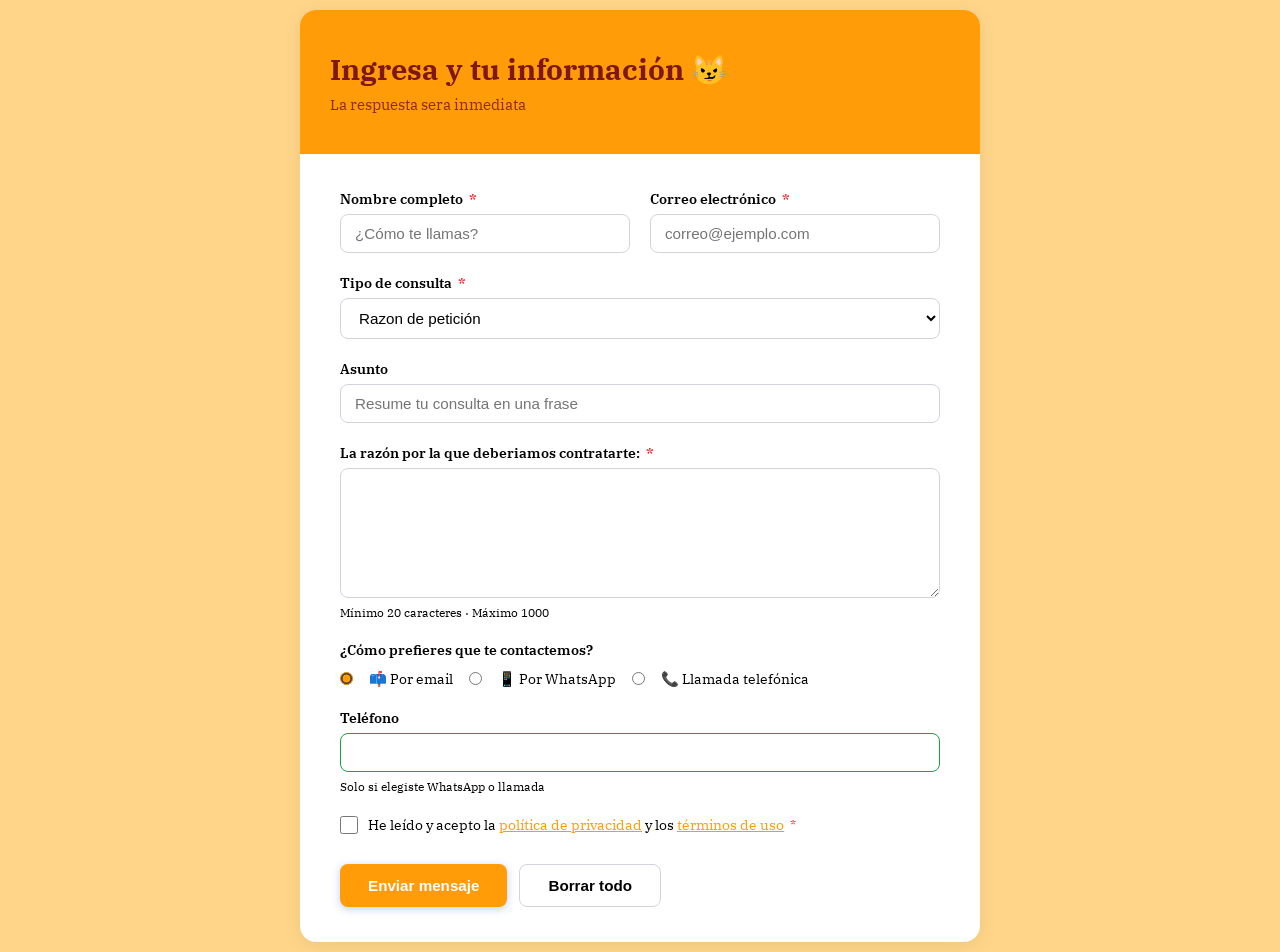
<file: forms_y_estilos/index.html>
<!DOCTYPE html>
<html lang="es">
<head>
  <meta charset="UTF-8">
  <meta name="viewport" content="width=device-width, initial-scale=1.0">
  <title>Contáctanos</title>
  <link rel="stylesheet" href="styles.css">

  <!--fuentes-->
  <link rel="preconnect" href="https://fonts.googleapis.com">
<link rel="preconnect" href="https://fonts.gstatic.com" crossorigin>
<link href="https://fonts.googleapis.com/css2?family=Trispace:wght@100..800&display=swap" rel="stylesheet">

<link rel="preconnect" href="https://fonts.googleapis.com">
<link rel="preconnect" href="https://fonts.gstatic.com" crossorigin>
<link href="https://fonts.googleapis.com/css2?family=IBM+Plex+Serif:ital,wght@0,100;0,200;0,300;0,400;0,500;0,600;0,700;1,100;1,200;1,300;1,400;1,500;1,600;1,700&family=Trispace:wght@100..800&display=swap" rel="stylesheet">


</head>
<body>

  <main class="contenedor">

    <header class="encabezado">
      <h1>Ingresa y tu información 😼</h1>
      <p>La respuesta sera inmediata</p>
    </header>

    <form class="formulario-contacto" action="#" method="post" novalidate>

      <!-- Nombre y Email en una fila -->
      <div class="fila-doble">

        <div class="campo">
          <label for="contacto-nombre">
            Nombre completo <span class="obligatorio">*</span>
          </label>
          <input 
            type="text" 
            id="contacto-nombre" 
            name="nombre"
            placeholder="¿Cómo te llamas?"
            required
            autocomplete="name"
            minlength="2"
            maxlength="60">
          
        </div>

        <div class="campo">
          <label for="contacto-email">
            Correo electrónico <span class="obligatorio">*</span>
          </label>
          <input 
            type="email" 
            id="contacto-email" 
            name="email"
            placeholder="correo@ejemplo.com"
            required
            autocomplete="email">
        </div>

      </div>

      <!-- Tipo de consulta -->
      <div class="campo">
        <label for="razon de consulta">
          Tipo de consulta <span class="obligatorio">*</span>
        </label>
        <select id="tipo-consulta" name="tipo_consulta" required>
          <option value="">Razon de petición</option>
          <optgroup label="Crecimiento personal">
            <option value="objetivos">alcanzar objetivos</option>
            <option value="proyecto">construir un proyecto</option>
          </optgroup>
          <optgroup label="Crecimiento laboral">
            <option value="experiencia">adquirir experiencia laboral</option>
            <option value="emprendimiento">comenzar uin emprendimiento</option>
          </optgroup>
          <optgroup label="Otros">
          
            <option value="otro">Otro motivo</option>
          </optgroup>
        </select>
      </div>

      <!-- Asunto -->
      <div class="campo">
        <label for="asunto">Asunto</label>
        <input 
          type="text" 
          id="asunto" 
          name="asunto"
          placeholder="Resume tu consulta en una frase"
          maxlength="100">
      </div>

      <!-- Mensaje -->
      <div class="campo">
        <label for="mensaje">
          La razón por la que deberiamos contratarte: <span class="obligatorio">*</span>
        </label>
        <textarea 
          id="mensaje" 
          name="mensaje"
          rows="6"
          placeholder="Describe con detalle las razones..."
          required
          minlength="20"
          maxlength="1000">
        </textarea>
        <span class="ayuda">Mínimo 20 caracteres · Máximo 1000</span>
      </div>

      <!-- Cómo prefiere ser contactado -->
      <div class="campo">
        <p class="label-grupo">¿Cómo prefieres que te contactemos?</p>

        <div class="opciones-radio">
          <input type="radio" id="via-email" name="via_contacto" value="email" checked>
          <label for="via-email">📫 Por email</label>

          <input type="radio" id="via-whatsapp" name="via_contacto" value="whatsapp">
          <label for="via-whatsapp">📱 Por WhatsApp</label>

          <input type="radio" id="via-llamada" name="via_contacto" value="llamada">
          <label for="via-llamada">📞 Llamada telefónica</label>
        </div>
      </div>

      <!-- Teléfono condicional -->
      <div class="campo" id="campo-telefono">
        <label for="telefono">Teléfono</label>
        <input 
          type="tel" 
          id="telefono" 
          name="telefono"
        
          pattern="[0-9\s\-\+]{7,15}">
        <span class="ayuda">Solo si elegiste WhatsApp o llamada</span>
      </div>

      <!-- Términos y condiciones -->
      <div class="campo campo-check">
        <input type="checkbox" id="terminos" name="terminos" value="acepto" required>
        <label for="terminos">
          He leído y acepto la 
          <a href="#" target="_blank">política de privacidad</a> 
          y los 
          <a href="#" target="_blank">términos de uso</a>
          <span class="obligatorio">*</span>
        </label>
      </div>

      
      <!-- Botones de acción -->
      <div class="acciones">
        <button type="submit" class="btn-primario">
           Enviar mensaje
        </button>
        <button type="reset" class="btn-secundario">
           Borrar todo
        </button>
      </div>

    </form>

  </main>

</body>
</html>
</file>
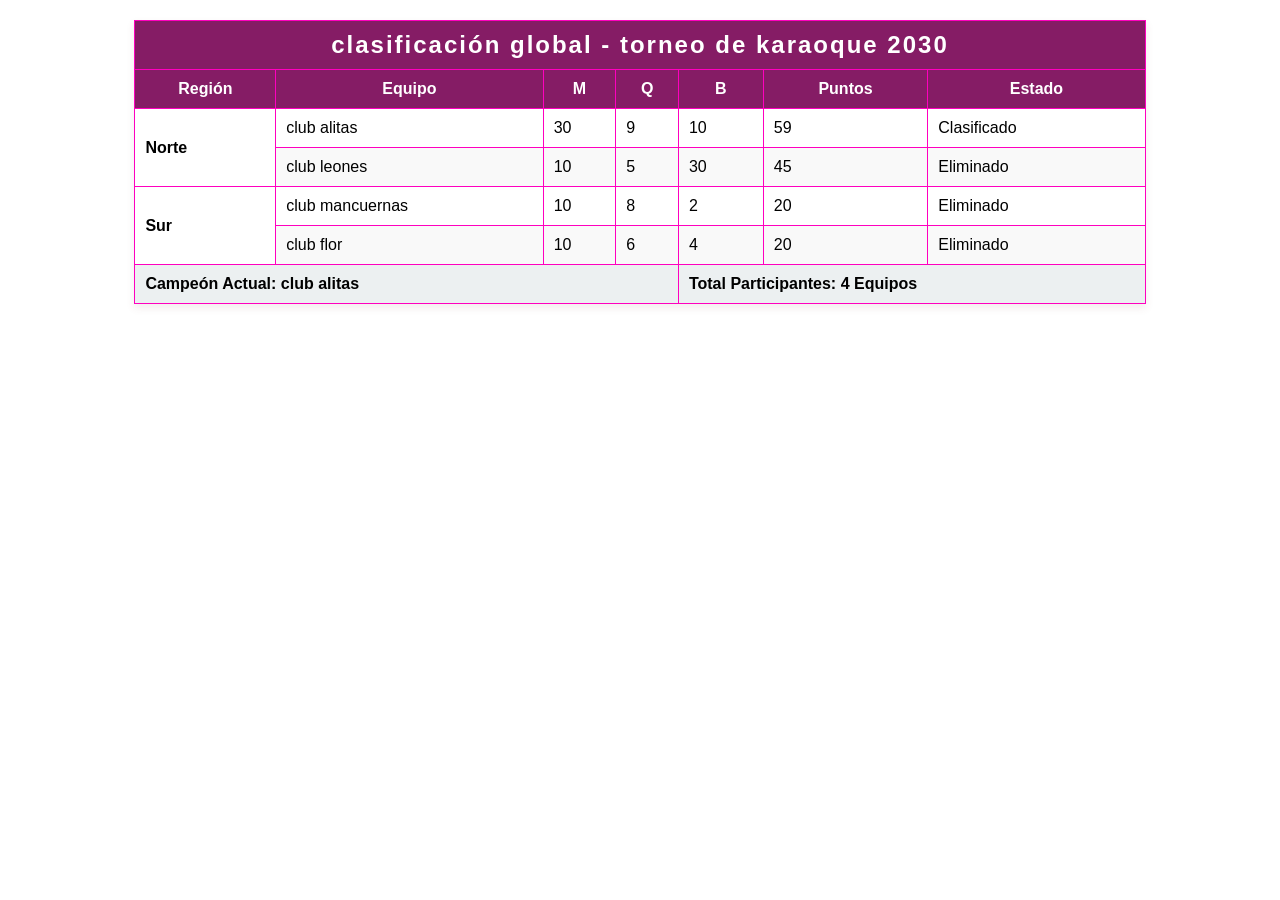
<file: ejercicio_tabla.html>
<!DOCTYPE html>
<html lang="es">
<head>
    <meta charset="UTF-8">
    <title>Clasificación Torneo Videojuegos</title>
    <style>
        
        table {
            width: 80%;
            margin: 20px auto;
            border-collapse: collapse;
            font-family: Tahoma, sans-serif;
            box-shadow: 0 4px 8px rgba(124, 68, 68, 0.1);
        }

        
        th, td {
            border: 1px solid #ff00bf;
            padding: 10px;
            
        }

        thead {
            background-color: #851c65;
            color: white;
        }

        
        tbody tr:nth-child(even) {
            background-color: #f9f9f9;
        }

        tbody tr:hover {
            background-color: #cfb4b4;
        }

        tfoot {
            background-color: #ecf0f1;
            font-weight: bold;
        }

        .main-title {
            font-size: 1.5em;
            text-transform:lowercase;
            letter-spacing: 2px;
        }
    </style>
</head>
<body>

    <table>
        <thead>
            <tr>
                <th colspan="7" class="main-title">Clasificación Global - Torneo de karaoque 2030</th>
            </tr>
            <tr>
                <th>Región</th>
                <th>Equipo</th>
                <th>M</th>
                <th>Q</th>
                <th>B</th>
                <th>Puntos</th>
                <th>Estado</th>
            </tr>
        </thead>
        
        <tbody>
            <tr>
                <td rowspan="2"><strong>Norte</strong></td>
                <td>club alitas</td>
                <td>30</td>
                <td>9</td>
                <td>10</td>
                <td>59</td>
                <td>Clasificado</td>
            </tr>
            <tr>
                <td>club leones</td>
                <td>10</td>
                <td>5</td>
                <td>30</td>
                <td>45</td>
                <td>Eliminado</td>
            </tr>

            <tr>
                <td rowspan="2"><strong>Sur</strong></td>
                <td>club mancuernas</td>
                <td>10</td>
                <td>8</td>
                <td>2</td>
                <td>20</td>
                <td>Eliminado</td>
            </tr>
            <tr>
                <td>club flor</td>
                <td>10</td>
                <td>6</td>
                <td>4</td>
                <td>20</td>
                <td>Eliminado</td>
            </tr>
        </tbody>

        <tfoot>
            <tr>
                <td colspan="4">Campeón Actual: <strong>club alitas</strong></td>
                <td colspan="3">Total Participantes: 4 Equipos</td>
            </tr>
        </tfoot>
    </table>

</body>
</html>
</file>
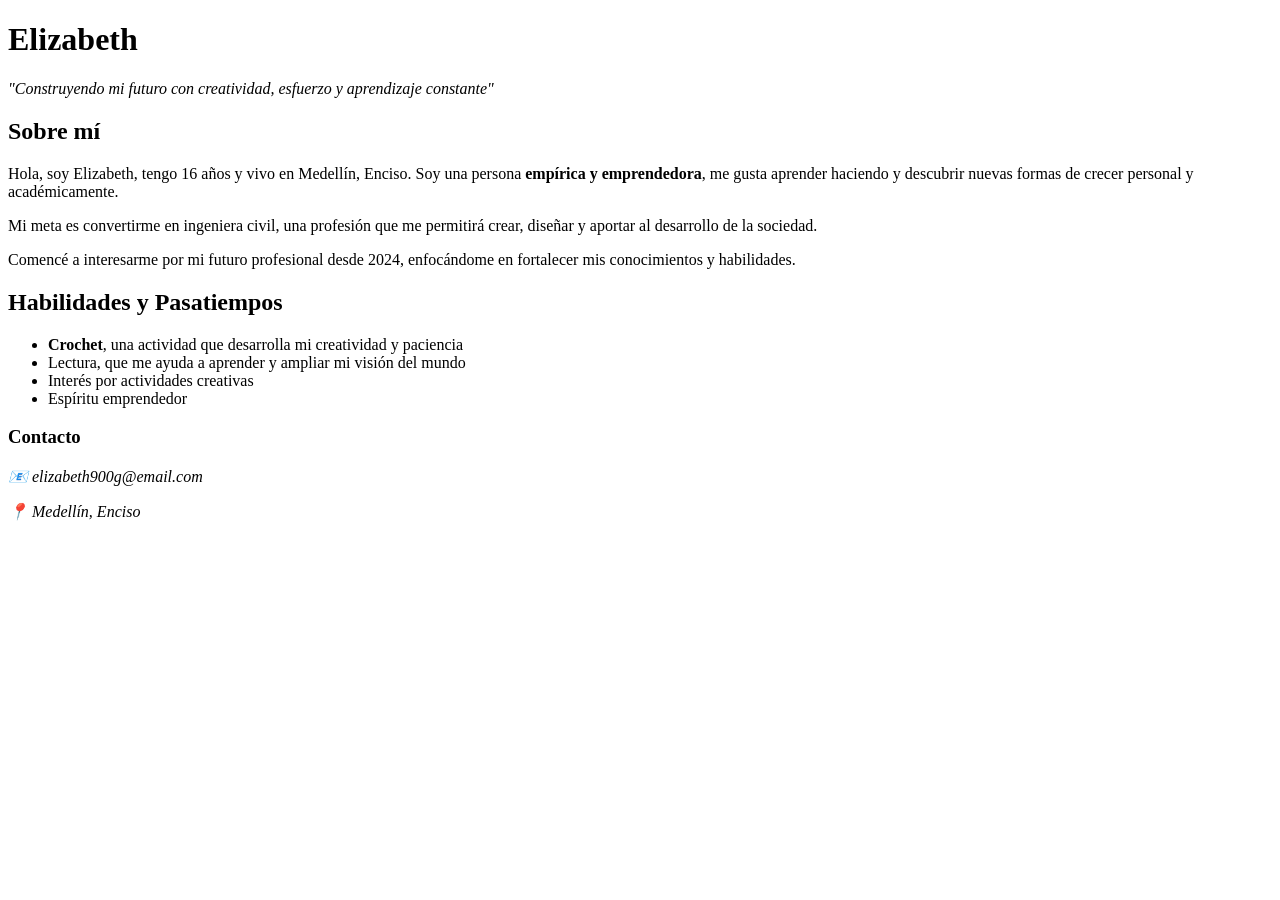
<file: presentacion.html>
<!DOCTYPE html>
<html lang="es">
<head>
    <meta charset="UTF-8">
    <meta name="viewport" content="width=device-width, initial-scale=1.0">
    <title>Presentación Personal</title>
</head>
<body>

<header>
    <h1>Elizabeth</h1>
    <p><em>"Construyendo mi futuro con creatividad, esfuerzo y aprendizaje constante"</em></p>
</header>

<main>

    <section>
        <h2>Sobre mí</h2>
        <p>Hola, soy Elizabeth, tengo 16 años y vivo en Medellín, Enciso. 
           Soy una persona <strong>empírica y emprendedora</strong>, me gusta aprender haciendo y descubrir nuevas formas de crecer personal y académicamente.</p>
        <p>Mi meta es convertirme en ingeniera civil, una profesión que me permitirá crear, diseñar y aportar al desarrollo de la sociedad.</p>
        <p>Comencé a interesarme por mi futuro profesional desde 
           <time datetime="2024">2024</time>, enfocándome en fortalecer mis conocimientos y habilidades.</p>
    </section>

    <section>
        <h2>Habilidades y Pasatiempos</h2>
        <ul>
            <li><strong>Crochet</strong>, una actividad que desarrolla mi creatividad y paciencia</li>
            <li>Lectura, que me ayuda a aprender y ampliar mi visión del mundo</li>
            <li>Interés por actividades creativas</li>
            <li>Espíritu emprendedor</li>
        </ul>
    </section>

</main>

<footer>
    <h3>Contacto</h3>
    <address>
        <p>📧 elizabeth900g@email.com</p>
        <p>📍 Medellín, Enciso</p>
    </address>
</footer>

</body>
</html>
</file>
<file: forms_y_estilos/styles.css>
/* === Variables y reset básico === */
:root {
  --primario: #ff9c08;
  --primario-oscuro: #aa2a04;
  --texto: #000000;
  --texto-suave: #000000;
  --borde: #d1d5db;
  --fondo: #ffd689;
  --blanco: #ffffff;
  --error: #dc2626;
  --exito: #16a34a;
  --radio: 8px;
  --sombra: 0 4px 20px rgba(0,0,0,0.08);
}

* {
  box-sizing: border-box;
  margin: 0;
  padding: 0;
}

body {
  font-family: 'Trispace', sans-serif;
  background: var(--fondo);
  color: var(--texto);
  min-height: 100vh;
  display: flex;
  align-items: center;
  justify-content: center;
  padding: 10px 10px;
}

/* === Contenedor principal === */
.contenedor {
  font-family: IBM Plex Serif;
  background: var(--blanco);
  border-radius: 16px;
  box-shadow: var(--sombra);
  width: 100%;
  max-width: 680px;
  overflow: hidden;
}

/* === Encabezado === */
.encabezado {
  
  background: var(--primario);
  color: rgb(126, 24, 24);
  padding: 40px 30px;
  
}

.encabezado h1 {
  font-size: 1.8rem;
  margin-bottom: 6px;
}

.encabezado p {
  opacity: 0.85;
  font-size: 0.95rem;
}

/* === Formulario === */
.formulario-contacto {
  padding: 35px 40px;
  display: flex;
  flex-direction: column;
  gap: 20px;
}

/* === Fila doble (dos campos lado a lado) === */
.fila-doble {
  display: grid;
  grid-template-columns: 1fr 1fr;
  gap: 20px;
}

@media (max-width: 520px) {
  .fila-doble {
    grid-template-columns: 1fr;
  }
  .formulario-contacto {
    padding: 25px 20px;
  }
}

/* === Campos individuales === */
.campo {
  display: flex;
  flex-direction: column;
  gap: 6px;
}

.campo label,
.label-grupo {
  font-weight: 600;
  font-size: 0.9rem;
  color: var(--texto);
}

.obligatorio {
  color: var(--error);
  margin-left: 3px;
}

/* === Inputs, select, textarea === */
input[type="text"],
input[type="email"],
input[type="tel"],
input[type="url"],
input[type="number"],
select,
textarea {
  width: 100%;
  padding: 10px 14px;
  border: 1.5px solid var(--borde);
  border-radius: var(--radio);
  font-size: 0.95rem;
  color: var(--texto);
  background: var(--blanco);
  transition: border-color 0.2s, box-shadow 0.2s;
  outline: none;
}

input:focus,
select:focus,
textarea:focus {
  border-color: var(--primario);
  box-shadow: 0 0 0 3px rgba(37, 99, 235, 0.15);
}

input:invalid:not(:placeholder-shown),
textarea:invalid:not(:placeholder-shown) {
  border-color: var(--error);
}

input:valid:not(:placeholder-shown) {
  border-color: var(--exito);
}

textarea {
  resize: vertical;
  min-height: 130px;
}

select {
  cursor: pointer;
}

/* === Texto de ayuda === */
.ayuda {
  font-size: 0.78rem;
  color: var(--texto-suave);
}

/* === Radios y checkboxes === */
.opciones-radio {
  display: flex;
  flex-wrap: wrap;
  gap: 16px;
  margin-top: 4px;
}

.opciones-radio input[type="radio"] {
  width: auto;
  accent-color: var(--primario);
}

.opciones-radio label {
  font-weight: normal;
  cursor: pointer;
}

.campo-check {
  flex-direction: row;
  align-items: flex-start;
  gap: 10px;
}

.campo-check input[type="checkbox"] {
  width: 18px;
  height: 18px;
  margin-top: 2px;
  accent-color: var(--primario);
  flex-shrink: 0;
  cursor: pointer;
}

.campo-check label {
  font-weight: normal;
  font-size: 0.9rem;
  line-height: 1.5;
  cursor: pointer;
}

.campo-check a {
  color: var(--primario);
  text-decoration: underline;
}

/* === Botones === */
.acciones {
  display: flex;
  gap: 12px;
  margin-top: 8px;
  flex-wrap: wrap;
}

.btn-primario,
.btn-secundario {
  padding: 12px 28px;
  border-radius: var(--radio);
  font-size: 0.95rem;
  font-weight: 600;
  cursor: pointer;
  border: none;
  transition: transform 0.1s, box-shadow 0.2s;
}

.btn-primario {
  background: var(--primario);
  color: white;
  box-shadow: 0 2px 8px rgba(37, 99, 235, 0.3);
}

.btn-primario:hover {
  background: var(--primario-oscuro);
  transform: translateY(-1px);
  box-shadow: 0 4px 12px rgba(37, 99, 235, 0.4);
}

.btn-secundario {
  background: transparent;
  color: var(--texto-suave);
  border: 1.5px solid var(--borde);
}

.btn-secundario:hover {
  background: var(--fondo);
}
</file>
